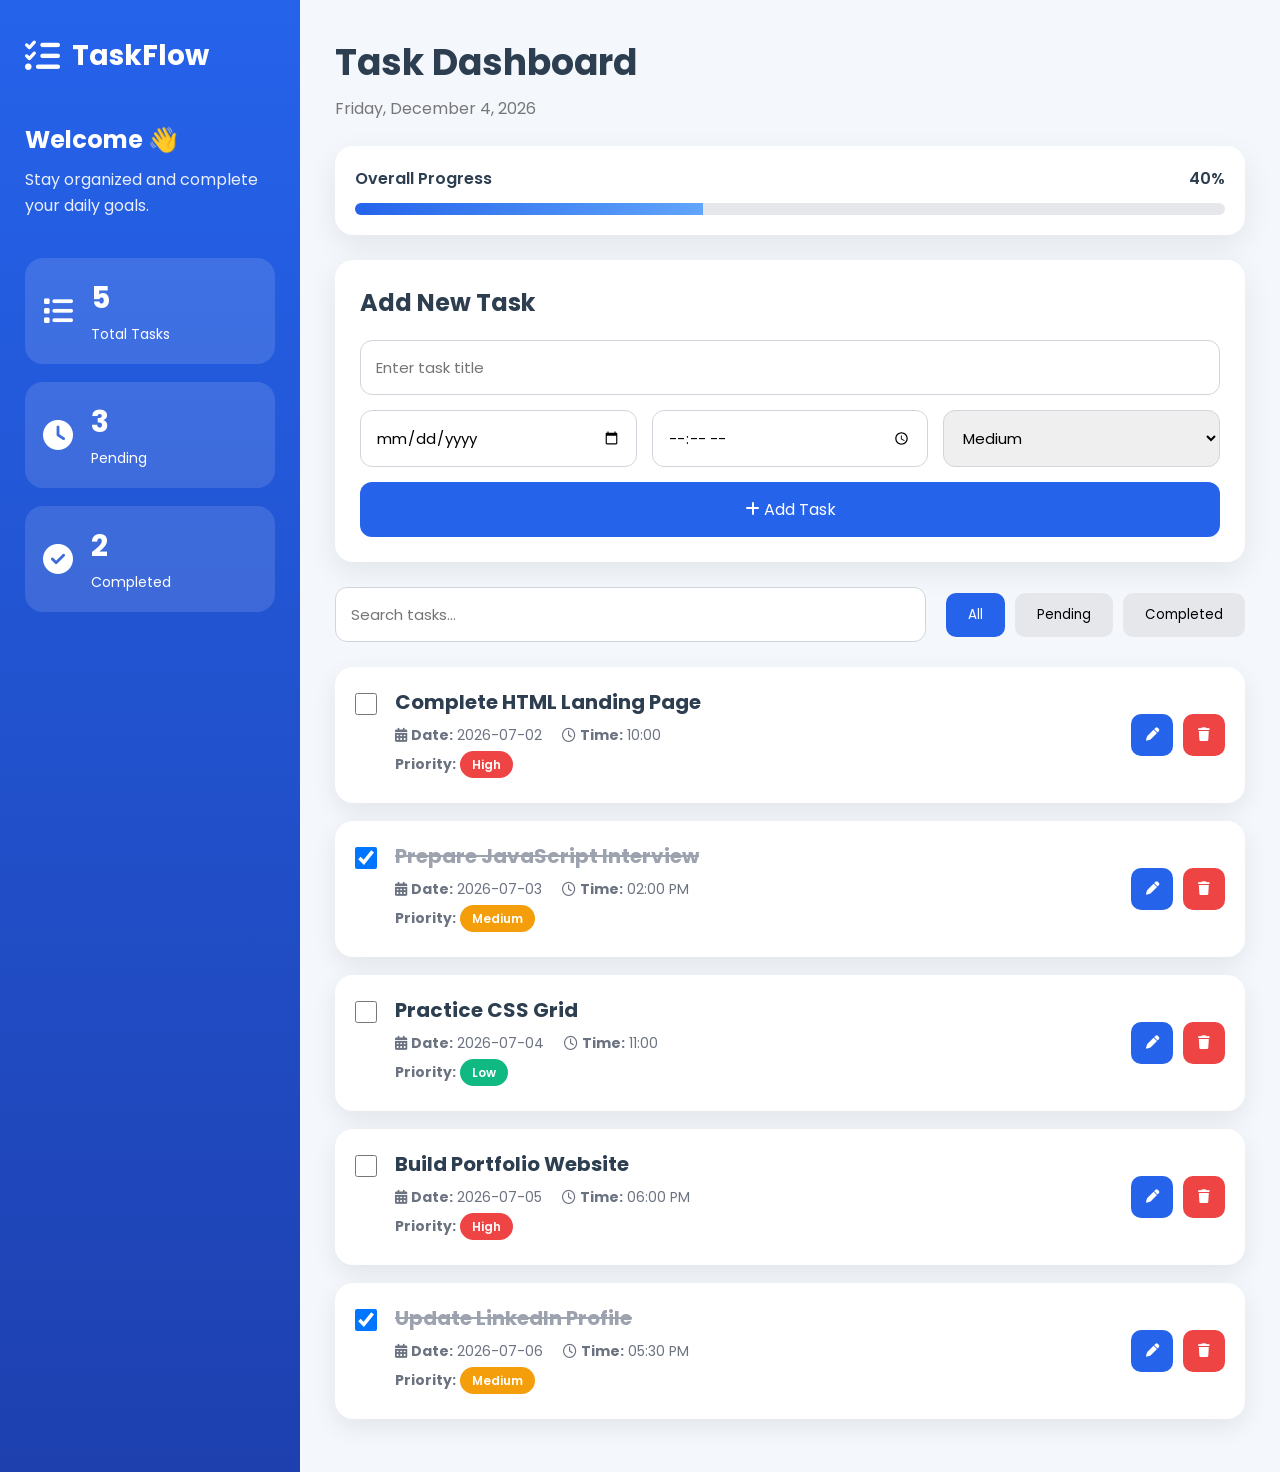
<file: task4/index.html>
<!DOCTYPE html>
<html lang="en">

<head>

    <meta charset="UTF-8">
    <meta name="viewport" content="width=device-width, initial-scale=1.0">

    <title>TaskFlow | Professional To-Do Dashboard</title>

    <link rel="stylesheet" href="style.css">

    <link href="https://fonts.googleapis.com/css2?family=Poppins:wght@300;400;500;600;700&display=swap" rel="stylesheet">

    <link rel="stylesheet"
        href="https://cdnjs.cloudflare.com/ajax/libs/font-awesome/6.7.2/css/all.min.css">

</head>

<body>

<div class="dashboard">

    <!-- Sidebar -->

    <aside class="sidebar">

        <div class="logo">

            <i class="fa-solid fa-list-check"></i>

            <h2>TaskFlow</h2>

        </div>

        <div class="welcome">

            <h3>Welcome 👋</h3>

            <p>Stay organized and complete your daily goals.</p>

        </div>

        <div class="stats">

            <div class="card">

                <i class="fa-solid fa-list"></i>

                <div>

                    <h2 id="totalTasks">0</h2>

                    <span>Total Tasks</span>

                </div>

            </div>

            <div class="card">

                <i class="fa-solid fa-clock"></i>

                <div>

                    <h2 id="pendingTasks">0</h2>

                    <span>Pending</span>

                </div>

            </div>

            <div class="card">

                <i class="fa-solid fa-circle-check"></i>

                <div>

                    <h2 id="completedTasks">0</h2>

                    <span>Completed</span>

                </div>

            </div>

        </div>

    </aside>

    <!-- Main -->

    <main class="main">

        <header>

            <div>

                <h1>Task Dashboard</h1>

                <p id="today"></p>

            </div>

        </header>

        <!-- Progress -->

        <section class="progress-box">

            <div class="progress-text">

                <span>Overall Progress</span>

                <span id="progressValue">0%</span>

            </div>

            <div class="progress">

                <div id="progressBar"></div>

            </div>

        </section>

        <!-- Add Task -->

        <section class="add-box">

            <h2>Add New Task</h2>

            <input
                type="text"
                id="taskInput"
                placeholder="Enter task title">

            <div class="row">

                <input type="date" id="taskDate">

                <input type="time" id="taskTime">

                <select id="priority">

                    <option>Low</option>
                    <option selected>Medium</option>
                    <option>High</option>

                </select>

            </div>

            <button id="addTask">

                <i class="fa-solid fa-plus"></i>

                Add Task

            </button>

        </section>

        <!-- Search -->

        <section class="toolbar">

            <input
                type="text"
                id="search"
                placeholder="Search tasks...">

            <div class="filters">

                <button class="filter active" data-filter="all">All</button>

                <button class="filter" data-filter="pending">Pending</button>

                <button class="filter" data-filter="completed">Completed</button>

            </div>

        </section>

        <!-- Tasks -->

        <ul id="taskList"></ul>

    </main>

</div>

<!-- Edit Modal -->

<div class="modal" id="editModal">

    <div class="modal-content">

        <h2>Edit Task</h2>

        <input type="text" id="editTask">

        <input type="date" id="editDate">

        <input type="time" id="editTime">

        <select id="editPriority">

            <option>Low</option>
            <option>Medium</option>
            <option>High</option>

        </select>

        <div class="modal-buttons">

            <button id="saveEdit">Save</button>

            <button id="cancelEdit">Cancel</button>

        </div>

    </div>

</div>

<script src="script.js"></script>

</body>
</html>
</file>
<file: task4/style.css>
/* ===========================
   GOOGLE FONT
=========================== */

*{
    margin:0;
    padding:0;
    box-sizing:border-box;
    font-family:'Poppins',sans-serif;
}

body{
    background:#f4f7fc;
    color:#2c3e50;
}

/* ===========================
   DASHBOARD
=========================== */

.dashboard{
    display:grid;
    grid-template-columns:300px 1fr;
    min-height:100vh;
}

/* ===========================
   SIDEBAR
=========================== */

.sidebar{
    background:linear-gradient(180deg,#2563eb,#1e40af);
    color:#fff;
    padding:35px 25px;
}

.logo{
    display:flex;
    align-items:center;
    gap:12px;
    margin-bottom:45px;
}

.logo i{
    font-size:35px;
}

.logo h2{
    font-size:28px;
}

.welcome{
    margin-bottom:40px;
}

.welcome h3{
    font-size:24px;
    margin-bottom:10px;
}

.welcome p{
    opacity:.9;
    line-height:1.6;
}

/* ===========================
   STATISTICS
=========================== */

.stats{
    display:flex;
    flex-direction:column;
    gap:18px;
}

.card{
    background:rgba(255,255,255,.12);
    border-radius:18px;
    padding:18px;
    display:flex;
    align-items:center;
    gap:18px;
    transition:.3s;
}

.card:hover{
    background:rgba(255,255,255,.18);
    transform:translateX(6px);
}

.card i{
    font-size:30px;
}

.card h2{
    font-size:30px;
}

.card span{
    font-size:14px;
}

/* ===========================
   MAIN
=========================== */

.main{
    padding:35px;
}

header{
    display:flex;
    justify-content:space-between;
    align-items:center;
    margin-bottom:25px;
}

header h1{
    font-size:36px;
}

header p{
    color:#777;
    margin-top:6px;
}

/* ===========================
   PROGRESS
=========================== */

.progress-box{
    background:#fff;
    border-radius:18px;
    padding:20px;
    margin-bottom:25px;
    box-shadow:0 10px 30px rgba(0,0,0,.08);
}

.progress-text{
    display:flex;
    justify-content:space-between;
    margin-bottom:12px;
    font-weight:600;
}

.progress{
    width:100%;
    height:12px;
    background:#e5e7eb;
    border-radius:20px;
    overflow:hidden;
}

#progressBar{
    width:0%;
    height:100%;
    background:linear-gradient(90deg,#2563eb,#60a5fa);
    transition:.5s;
}

/* ===========================
   ADD TASK
=========================== */

.add-box{
    background:#fff;
    padding:25px;
    border-radius:18px;
    box-shadow:0 10px 30px rgba(0,0,0,.08);
    margin-bottom:25px;
}

.add-box h2{
    margin-bottom:20px;
}

.add-box input,
.add-box select{
    width:100%;
    padding:15px;
    border:1px solid #d1d5db;
    border-radius:12px;
    font-size:15px;
    margin-bottom:15px;
    outline:none;
    transition:.3s;
}

.add-box input:focus,
.add-box select:focus{
    border-color:#2563eb;
}

.row{
    display:grid;
    grid-template-columns:repeat(3,1fr);
    gap:15px;
}

#addTask{
    width:100%;
    padding:15px;
    border:none;
    background:#2563eb;
    color:#fff;
    border-radius:12px;
    cursor:pointer;
    font-size:16px;
    transition:.3s;
}

#addTask:hover{
    background:#1d4ed8;
}

/* ===========================
   SEARCH
=========================== */

.toolbar{
    display:flex;
    justify-content:space-between;
    align-items:center;
    gap:20px;
    margin-bottom:25px;
}

#search{
    flex:1;
    padding:15px;
    border-radius:12px;
    border:1px solid #d1d5db;
    font-size:15px;
}

.filters{
    display:flex;
    gap:10px;
}

.filter{
    padding:12px 22px;
    border:none;
    border-radius:10px;
    background:#e5e7eb;
    cursor:pointer;
    transition:.3s;
}

.filter.active{
    background:#2563eb;
    color:#fff;
}

.filter:hover{
    background:#3b82f6;
    color:#fff;
}

/* ===========================
   TASK LIST
=========================== */

#taskList{
    list-style:none;
}

.task{
    background:#fff;
    border-radius:18px;
    padding:20px;
    display:flex;
    justify-content:space-between;
    align-items:center;
    margin-bottom:18px;
    box-shadow:0 8px 25px rgba(0,0,0,.08);
    transition:.3s;
}

.task:hover{
    transform:translateY(-4px);
}

.task-left{
    display:flex;
    gap:18px;
}

.task-left input{
    width:22px;
    height:22px;
    margin-top:6px;
}

.task-info h3{
    font-size:20px;
    margin-bottom:8px;
}

.task.completed h3{
    text-decoration:line-through;
    color:#9ca3af;
}

.task-info p{
    color:#6b7280;
    font-size:14px;
    margin-bottom:8px;
}

/* ===========================
   PRIORITY BADGES
=========================== */

.priority{
    padding:5px 12px;
    border-radius:30px;
    color:#fff;
    font-size:12px;
    font-weight:600;
}

.low{
    background:#10b981;
}

.medium{
    background:#f59e0b;
}

.high{
    background:#ef4444;
}

/* ===========================
   ACTION BUTTONS
=========================== */

.actions{
    display:flex;
    gap:10px;
}

.actions button{
    width:42px;
    height:42px;
    border:none;
    border-radius:10px;
    color:#fff;
    cursor:pointer;
    transition:.3s;
}

.editBtn{
    background:#2563eb;
}

.deleteBtn{
    background:#ef4444;
}

.editBtn:hover{
    transform:scale(1.08);
}

.deleteBtn:hover{
    transform:scale(1.08);
}

/* ===========================
   MODAL
=========================== */

.modal{
    display:none;
    justify-content:center;
    align-items:center;
    position:fixed;
    inset:0;
    background:rgba(0,0,0,.5);
}

.modal-content{
    background:#fff;
    width:400px;
    padding:30px;
    border-radius:18px;
}

.modal-content h2{
    margin-bottom:20px;
}

.modal-content input,
.modal-content select{
    width:100%;
    padding:14px;
    border:1px solid #d1d5db;
    border-radius:10px;
    margin-bottom:15px;
}

.modal-buttons{
    display:flex;
    gap:12px;
}

.modal-buttons button{
    flex:1;
    padding:14px;
    border:none;
    border-radius:10px;
    color:#fff;
    cursor:pointer;
}

#saveEdit{
    background:#10b981;
}

#cancelEdit{
    background:#ef4444;
}

/* ===========================
   RESPONSIVE
=========================== */

@media(max-width:1000px){

.dashboard{
    grid-template-columns:1fr;
}

.sidebar{
    text-align:center;
}

.stats{
    flex-direction:row;
    overflow:auto;
}

.toolbar{
    flex-direction:column;
}

.row{
    grid-template-columns:1fr;
}

}

@media(max-width:700px){

.main{
    padding:20px;
}

.task{
    flex-direction:column;
    align-items:flex-start;
    gap:20px;
}

.actions{
    width:100%;
    justify-content:flex-end;
}

header h1{
    font-size:28px;
}

}
</file>
